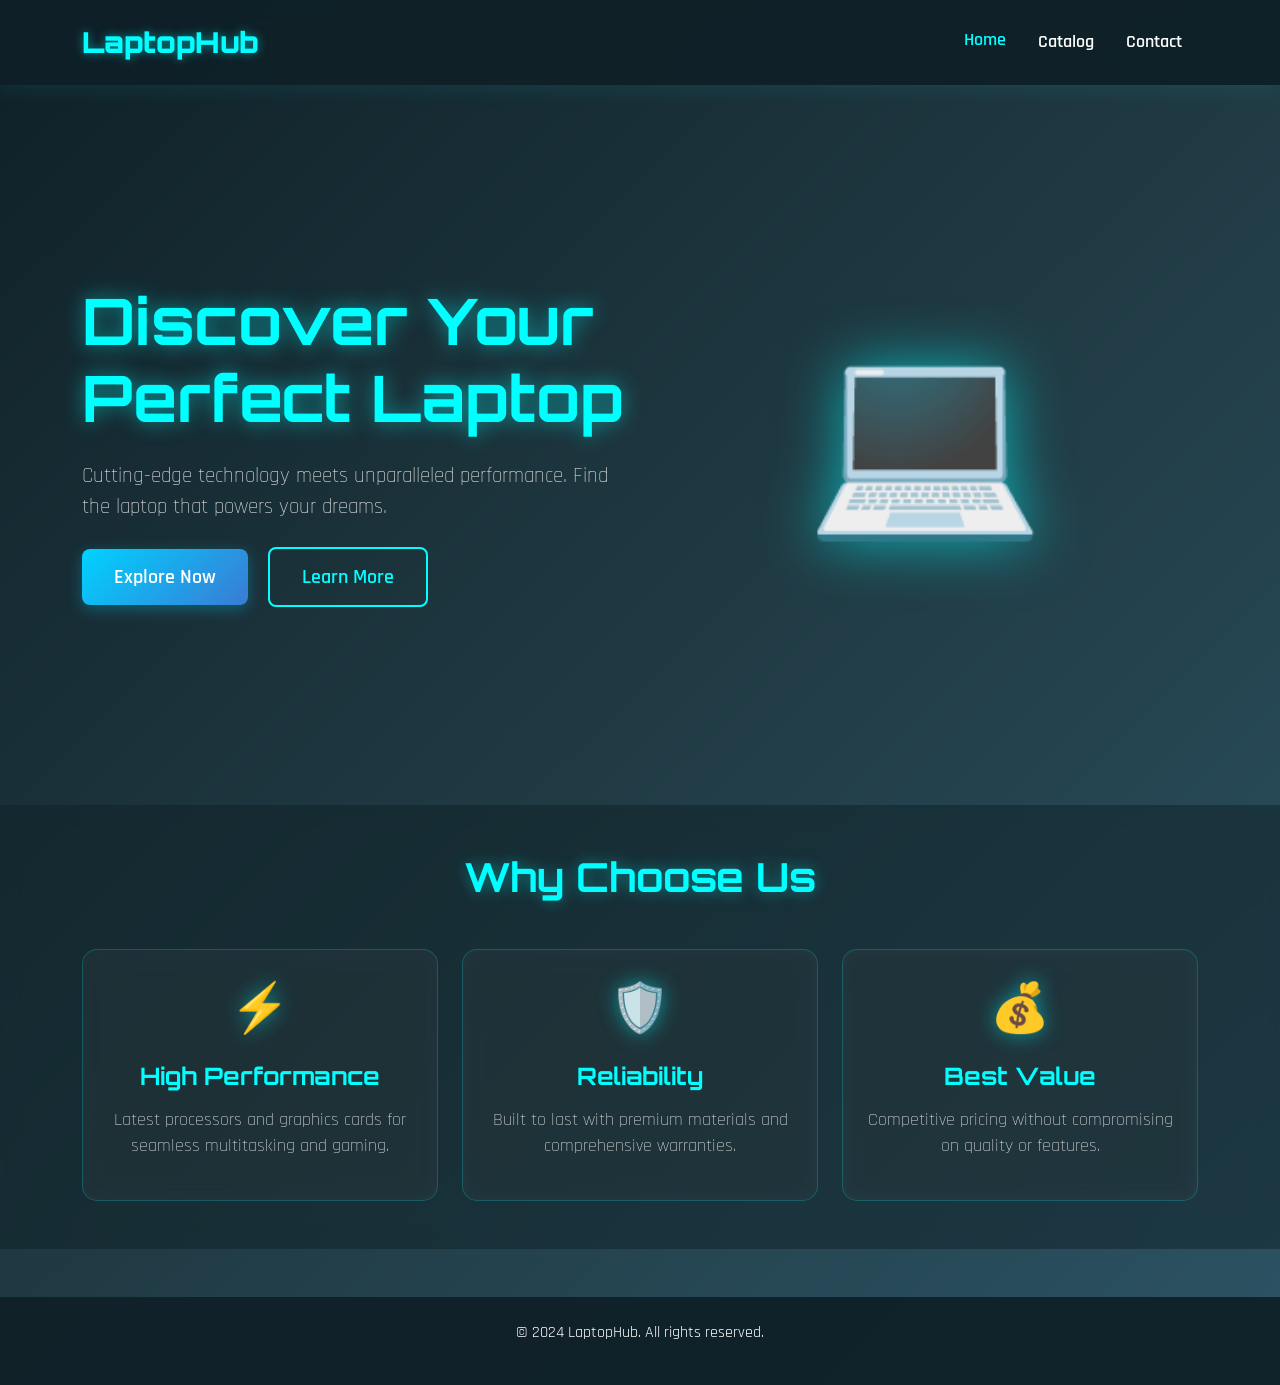
<file: index.html>
<!doctype html>
<html lang="en">
  <head>
    <meta charset="UTF-8" />
    <meta name="viewport" content="width=device-width, initial-scale=1.0" />
    <title>LaptopHub - Home</title>
    <link href="https://cdn.jsdelivr.net/npm/bootstrap@5.3.0/dist/css/bootstrap.min.css" rel="stylesheet">
    <link rel="stylesheet" href="/home.css" />
    <meta property="og:image" content="https://bolt.new/static/og_default.png">
    <meta name="twitter:card" content="summary_large_image">
    <meta name="twitter:image" content="https://bolt.new/static/og_default.png">
</head>
  <body>
    <nav class="navbar navbar-expand-lg navbar-dark">
      <div class="container">
        <a class="navbar-brand" href="/">LaptopHub</a>
        <button class="navbar-toggler" type="button" data-bs-toggle="collapse" data-bs-target="#navbarNav">
          <span class="navbar-toggler-icon"></span>
        </button>
        <div class="collapse navbar-collapse" id="navbarNav">
          <ul class="navbar-nav ms-auto">
            <li class="nav-item">
              <a class="nav-link active" href="/">Home</a>
            </li>
            <li class="nav-item">
              <a class="nav-link" href="/catalog.html">Catalog</a>
            </li>
            <li class="nav-item">
              <a class="nav-link" href="/contact.html">Contact</a>
            </li>
          </ul>
        </div>
      </div>
    </nav>

    <header class="hero-section">
      <div class="container">
        <div class="row align-items-center">
          <div class="col-lg-6">
            <h1 class="display-3 fw-bold mb-4">Discover Your Perfect Laptop</h1>
            <p class="lead mb-4">Cutting-edge technology meets unparalleled performance. Find the laptop that powers your dreams.</p>
            <button class="btn btn-primary btn-lg me-3" id="exploreBtn">Explore Now</button>
            <button class="btn btn-outline-light btn-lg">Learn More</button>
          </div>
          <div class="col-lg-6">
            <div class="laptop-animation">
              <div class="laptop-icon">💻</div>
            </div>
          </div>
        </div>
      </div>
    </header>

    <section class="features-section py-5">
      <div class="container">
        <h2 class="text-center mb-5">Why Choose Us</h2>
        <div class="row g-4">
          <div class="col-md-4">
            <div class="feature-card text-center p-4">
              <div class="feature-icon mb-3">⚡</div>
              <h3>High Performance</h3>
              <p>Latest processors and graphics cards for seamless multitasking and gaming.</p>
            </div>
          </div>
          <div class="col-md-4">
            <div class="feature-card text-center p-4">
              <div class="feature-icon mb-3">🛡️</div>
              <h3>Reliability</h3>
              <p>Built to last with premium materials and comprehensive warranties.</p>
            </div>
          </div>
          <div class="col-md-4">
            <div class="feature-card text-center p-4">
              <div class="feature-icon mb-3">💰</div>
              <h3>Best Value</h3>
              <p>Competitive pricing without compromising on quality or features.</p>
            </div>
          </div>
        </div>
      </div>
    </section>

    <footer class="py-4 text-center">
      <div class="container">
        <p>&copy; 2024 LaptopHub. All rights reserved.</p>
      </div>
    </footer>

    <script src="https://cdn.jsdelivr.net/npm/bootstrap@5.3.0/dist/js/bootstrap.bundle.min.js"></script>
    <script type="module" src="/home.js"></script>
  </body>
</html>
</file>
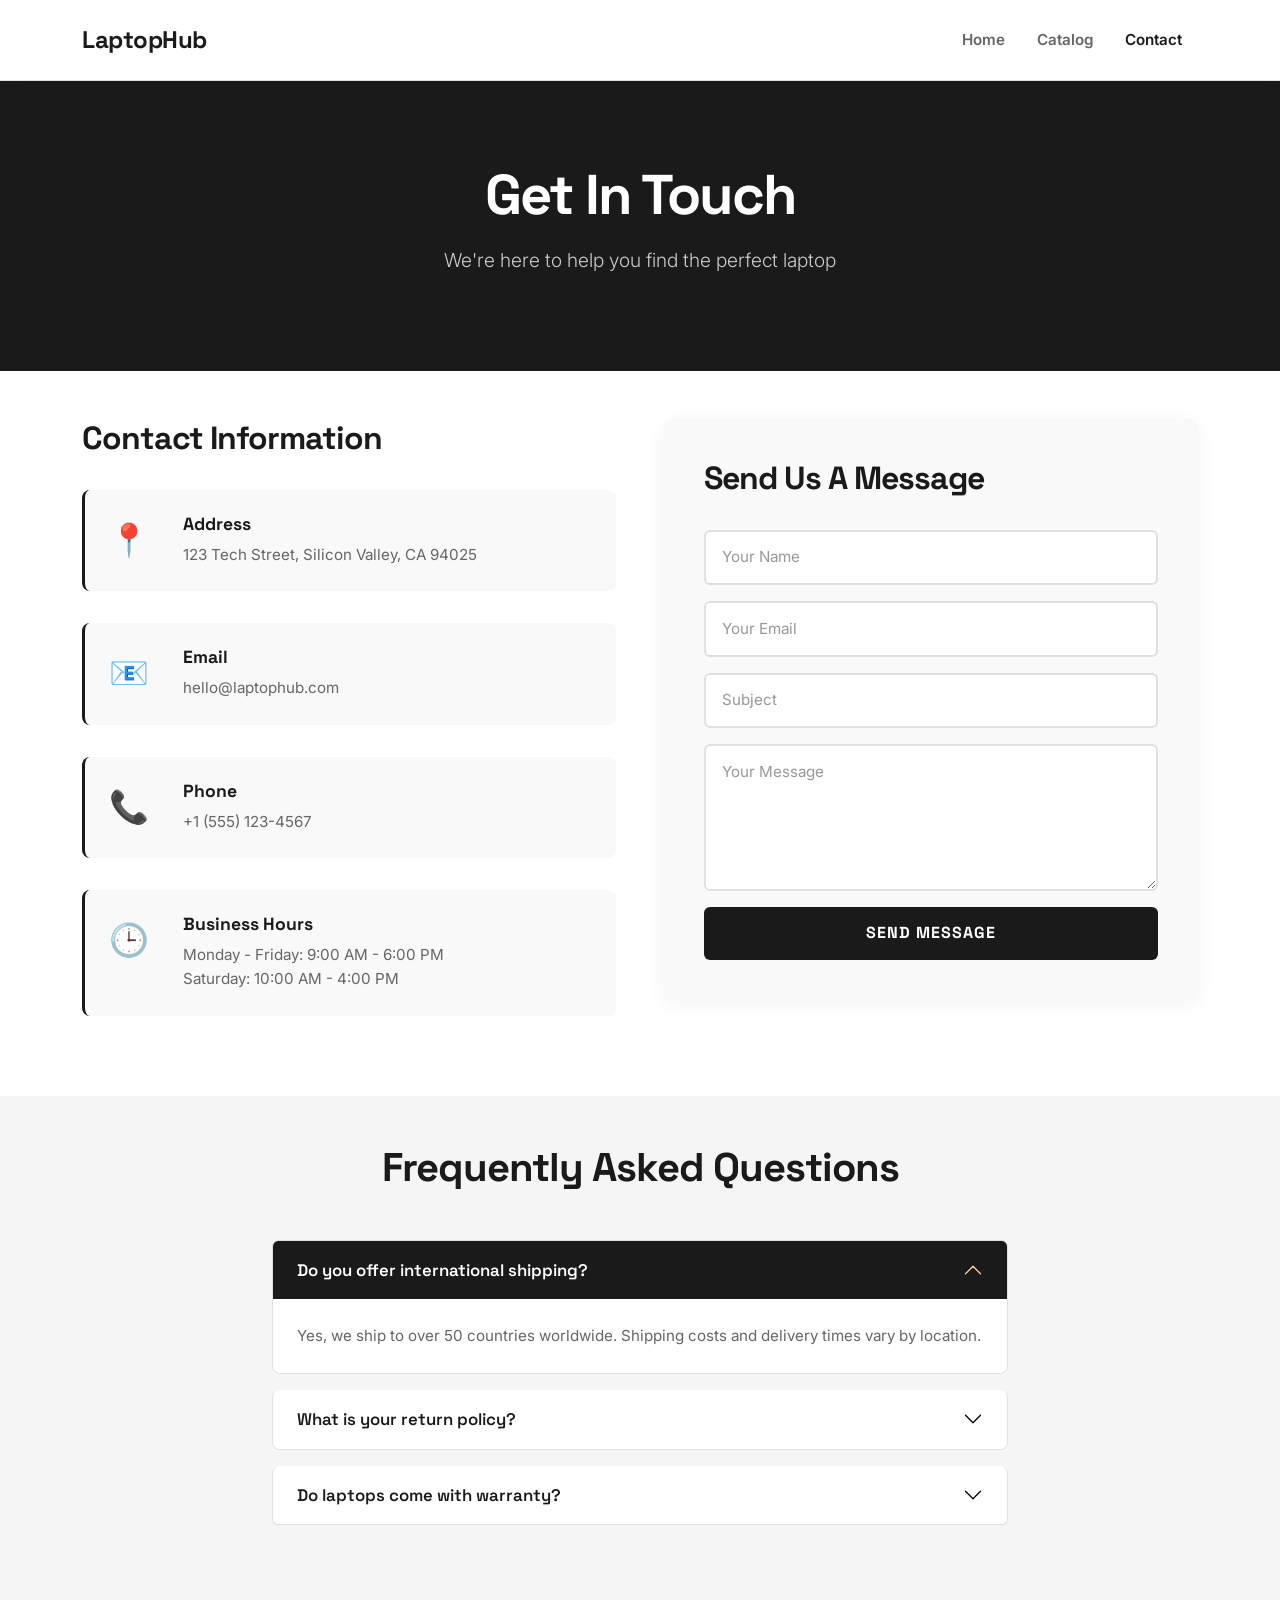
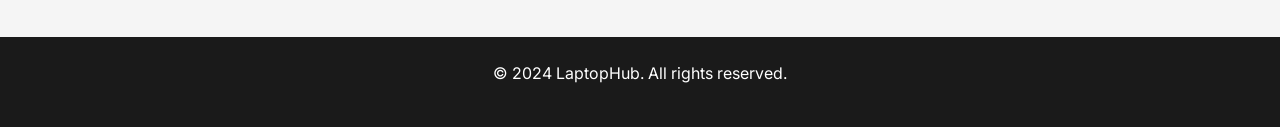
<file: contact.html>
<!doctype html>
<html lang="en">
  <head>
    <meta charset="UTF-8" />
    <meta name="viewport" content="width=device-width, initial-scale=1.0" />
    <title>LaptopHub - Contact</title>
    <link href="https://cdn.jsdelivr.net/npm/bootstrap@5.3.0/dist/css/bootstrap.min.css" rel="stylesheet">
    <link rel="stylesheet" href="/contact.css" />
  </head>
  <body>
    <nav class="navbar navbar-expand-lg navbar-light">
      <div class="container">
        <a class="navbar-brand" href="/">LaptopHub</a>
        <button class="navbar-toggler" type="button" data-bs-toggle="collapse" data-bs-target="#navbarNav">
          <span class="navbar-toggler-icon"></span>
        </button>
        <div class="collapse navbar-collapse" id="navbarNav">
          <ul class="navbar-nav ms-auto">
            <li class="nav-item">
              <a class="nav-link" href="/">Home</a>
            </li>
            <li class="nav-item">
              <a class="nav-link" href="/catalog.html">Catalog</a>
            </li>
            <li class="nav-item">
              <a class="nav-link active" href="/contact.html">Contact</a>
            </li>
          </ul>
        </div>
      </div>
    </nav>

    <section class="contact-hero">
      <div class="container">
        <h1>Get In Touch</h1>
        <p class="tagline">We're here to help you find the perfect laptop</p>
      </div>
    </section>

    <section class="contact-content py-5">
      <div class="container">
        <div class="row g-5">
          <div class="col-lg-6">
            <div class="contact-info">
              <h2>Contact Information</h2>
              <div class="info-item">
                <div class="info-icon">📍</div>
                <div class="info-text">
                  <h4>Address</h4>
                  <p>123 Tech Street, Silicon Valley, CA 94025</p>
                </div>
              </div>
              <div class="info-item">
                <div class="info-icon">📧</div>
                <div class="info-text">
                  <h4>Email</h4>
                  <p>hello@laptophub.com</p>
                </div>
              </div>
              <div class="info-item">
                <div class="info-icon">📞</div>
                <div class="info-text">
                  <h4>Phone</h4>
                  <p>+1 (555) 123-4567</p>
                </div>
              </div>
              <div class="info-item">
                <div class="info-icon">🕒</div>
                <div class="info-text">
                  <h4>Business Hours</h4>
                  <p>Monday - Friday: 9:00 AM - 6:00 PM</p>
                  <p>Saturday: 10:00 AM - 4:00 PM</p>
                </div>
              </div>
            </div>
          </div>

          <div class="col-lg-6">
            <div class="contact-form-wrapper">
              <h2>Send Us A Message</h2>
              <form id="contactForm" class="contact-form">
                <div class="mb-3">
                  <input type="text" class="form-control" id="name" placeholder="Your Name" required>
                </div>
                <div class="mb-3">
                  <input type="email" class="form-control" id="email" placeholder="Your Email" required>
                </div>
                <div class="mb-3">
                  <input type="text" class="form-control" id="subject" placeholder="Subject" required>
                </div>
                <div class="mb-3">
                  <textarea class="form-control" id="message" rows="5" placeholder="Your Message" required></textarea>
                </div>
                <button type="submit" class="btn btn-submit">Send Message</button>
              </form>
              <div id="formMessage" class="form-message"></div>
            </div>
          </div>
        </div>
      </div>
    </section>

    <section class="faq-section py-5">
      <div class="container">
        <h2 class="text-center mb-5">Frequently Asked Questions</h2>
        <div class="row justify-content-center">
          <div class="col-lg-8">
            <div class="accordion" id="faqAccordion">
              <div class="accordion-item">
                <h3 class="accordion-header">
                  <button class="accordion-button" type="button" data-bs-toggle="collapse" data-bs-target="#faq1">
                    Do you offer international shipping?
                  </button>
                </h3>
                <div id="faq1" class="accordion-collapse collapse show" data-bs-parent="#faqAccordion">
                  <div class="accordion-body">
                    Yes, we ship to over 50 countries worldwide. Shipping costs and delivery times vary by location.
                  </div>
                </div>
              </div>
              <div class="accordion-item">
                <h3 class="accordion-header">
                  <button class="accordion-button collapsed" type="button" data-bs-toggle="collapse" data-bs-target="#faq2">
                    What is your return policy?
                  </button>
                </h3>
                <div id="faq2" class="accordion-collapse collapse" data-bs-parent="#faqAccordion">
                  <div class="accordion-body">
                    We offer a 30-day return policy for all laptops. Items must be in original condition with all accessories.
                  </div>
                </div>
              </div>
              <div class="accordion-item">
                <h3 class="accordion-header">
                  <button class="accordion-button collapsed" type="button" data-bs-toggle="collapse" data-bs-target="#faq3">
                    Do laptops come with warranty?
                  </button>
                </h3>
                <div id="faq3" class="accordion-collapse collapse" data-bs-parent="#faqAccordion">
                  <div class="accordion-body">
                    All laptops include manufacturer warranty. Extended warranty options are available at checkout.
                  </div>
                </div>
              </div>
            </div>
          </div>
        </div>
      </div>
    </section>

    <footer class="py-4 text-center">
      <div class="container">
        <p>&copy; 2024 LaptopHub. All rights reserved.</p>
      </div>
    </footer>

    <script src="https://cdn.jsdelivr.net/npm/bootstrap@5.3.0/dist/js/bootstrap.bundle.min.js"></script>
    <script type="module" src="/contact.js"></script>
  </body>
</html>
</file>
<file: home.css>
@import url('https://fonts.googleapis.com/css2?family=Orbitron:wght@400;700;900&family=Rajdhani:wght@300;400;600&display=swap');

* {
  margin: 0;
  padding: 0;
  box-sizing: border-box;
}

body {
  font-family: 'Rajdhani', sans-serif;
  background: linear-gradient(135deg, #0f2027 0%, #203a43 50%, #2c5364 100%);
  color: #ffffff;
  min-height: 100vh;
}

.navbar {
  background-color: rgba(15, 32, 39, 0.95);
  backdrop-filter: blur(10px);
  padding: 1rem 0;
  box-shadow: 0 2px 20px rgba(0, 255, 255, 0.1);
}

.navbar-brand {
  font-family: 'Orbitron', sans-serif;
  font-weight: 900;
  font-size: 1.8rem;
  color: #00ffff !important;
  text-shadow: 0 0 10px rgba(0, 255, 255, 0.5);
}

.nav-link {
  font-weight: 600;
  font-size: 1.1rem;
  color: #ffffff !important;
  transition: all 0.3s ease;
  margin: 0 0.5rem;
}

.nav-link:hover, .nav-link.active {
  color: #00ffff !important;
  transform: translateY(-2px);
}

.hero-section {
  padding: 100px 0;
  min-height: 80vh;
  display: flex;
  align-items: center;
}

.hero-section h1 {
  font-family: 'Orbitron', sans-serif;
  font-weight: 900;
  color: #00ffff;
  text-shadow: 0 0 20px rgba(0, 255, 255, 0.5);
  animation: fadeInUp 1s ease;
}

.hero-section .lead {
  font-size: 1.3rem;
  color: #e0e0e0;
  font-weight: 300;
  animation: fadeInUp 1.2s ease;
}

.btn-primary {
  background: linear-gradient(135deg, #00d2ff 0%, #3a7bd5 100%);
  border: none;
  font-weight: 600;
  padding: 0.8rem 2rem;
  transition: all 0.3s ease;
  box-shadow: 0 4px 15px rgba(0, 210, 255, 0.3);
}

.btn-primary:hover {
  transform: translateY(-3px);
  box-shadow: 0 6px 25px rgba(0, 210, 255, 0.5);
}

.btn-outline-light {
  border: 2px solid #00ffff;
  color: #00ffff;
  font-weight: 600;
  padding: 0.8rem 2rem;
  transition: all 0.3s ease;
}

.btn-outline-light:hover {
  background-color: #00ffff;
  color: #0f2027;
  transform: translateY(-3px);
}

.laptop-animation {
  display: flex;
  justify-content: center;
  align-items: center;
  animation: float 3s ease-in-out infinite;
}

.laptop-icon {
  font-size: 12rem;
  filter: drop-shadow(0 0 30px rgba(0, 255, 255, 0.6));
  animation: pulse 2s ease-in-out infinite;
}

.features-section {
  background-color: rgba(15, 32, 39, 0.5);
  backdrop-filter: blur(10px);
}

.features-section h2 {
  font-family: 'Orbitron', sans-serif;
  font-weight: 700;
  font-size: 2.5rem;
  color: #00ffff;
  text-shadow: 0 0 15px rgba(0, 255, 255, 0.4);
}

.feature-card {
  background: rgba(255, 255, 255, 0.05);
  border-radius: 15px;
  border: 1px solid rgba(0, 255, 255, 0.2);
  transition: all 0.3s ease;
  backdrop-filter: blur(10px);
}

.feature-card:hover {
  transform: translateY(-10px);
  border-color: rgba(0, 255, 255, 0.6);
  box-shadow: 0 10px 30px rgba(0, 255, 255, 0.3);
}

.feature-icon {
  font-size: 3rem;
  filter: drop-shadow(0 0 10px rgba(0, 255, 255, 0.5));
}

.feature-card h3 {
  font-family: 'Orbitron', sans-serif;
  font-weight: 700;
  color: #00ffff;
  font-size: 1.5rem;
  margin-bottom: 1rem;
}

.feature-card p {
  color: #e0e0e0;
  font-size: 1.1rem;
  font-weight: 300;
}

footer {
  background-color: rgba(15, 32, 39, 0.95);
  color: #ffffff;
  margin-top: 3rem;
}

@keyframes fadeInUp {
  from {
    opacity: 0;
    transform: translateY(30px);
  }
  to {
    opacity: 1;
    transform: translateY(0);
  }
}

@keyframes float {
  0%, 100% {
    transform: translateY(0);
  }
  50% {
    transform: translateY(-20px);
  }
}

@keyframes pulse {
  0%, 100% {
    transform: scale(1);
  }
  50% {
    transform: scale(1.05);
  }
}

@media (max-width: 768px) {
  .laptop-icon {
    font-size: 6rem;
  }

  .hero-section h1 {
    font-size: 2rem;
  }

  .hero-section {
    padding: 50px 0;
  }
}
</file>
<file: contact.css>
@import url('https://fonts.googleapis.com/css2?family=Inter:wght@300;400;600;700;900&family=Space+Grotesk:wght@400;700&display=swap');

* {
  margin: 0;
  padding: 0;
  box-sizing: border-box;
}

body {
  font-family: 'Inter', sans-serif;
  background-color: #f5f5f5;
  color: #1a1a1a;
  min-height: 100vh;
  line-height: 1.6;
}

.navbar {
  background-color: #ffffff;
  padding: 1rem 0;
  box-shadow: 0 2px 10px rgba(0, 0, 0, 0.05);
  border-bottom: 1px solid #e0e0e0;
}

.navbar-brand {
  font-family: 'Space Grotesk', sans-serif;
  font-weight: 700;
  font-size: 1.5rem;
  color: #1a1a1a !important;
  letter-spacing: -0.5px;
}

.nav-link {
  font-weight: 600;
  font-size: 0.95rem;
  color: #666666 !important;
  transition: all 0.3s ease;
  margin: 0 0.5rem;
}

.nav-link:hover, .nav-link.active {
  color: #1a1a1a !important;
}

.contact-hero {
  background-color: #1a1a1a;
  color: #ffffff;
  padding: 80px 0;
  text-align: center;
}

.contact-hero h1 {
  font-family: 'Space Grotesk', sans-serif;
  font-weight: 900;
  font-size: 3.5rem;
  margin-bottom: 1rem;
  letter-spacing: -2px;
}

.contact-hero .tagline {
  font-size: 1.2rem;
  color: #cccccc;
  font-weight: 300;
}

.contact-content {
  background-color: #ffffff;
}

.contact-info h2, .contact-form-wrapper h2 {
  font-family: 'Space Grotesk', sans-serif;
  font-weight: 700;
  font-size: 2rem;
  margin-bottom: 2rem;
  color: #1a1a1a;
  letter-spacing: -1px;
}

.info-item {
  display: flex;
  align-items: flex-start;
  margin-bottom: 2rem;
  padding: 1.5rem;
  background-color: #f9f9f9;
  border-radius: 8px;
  border-left: 3px solid #1a1a1a;
  transition: all 0.3s ease;
}

.info-item:hover {
  background-color: #f0f0f0;
  transform: translateX(5px);
}

.info-icon {
  font-size: 2rem;
  margin-right: 1.5rem;
  min-width: 50px;
}

.info-text h4 {
  font-family: 'Space Grotesk', sans-serif;
  font-weight: 700;
  font-size: 1.1rem;
  margin-bottom: 0.5rem;
  color: #1a1a1a;
}

.info-text p {
  color: #666666;
  font-size: 0.95rem;
  margin: 0;
}

.contact-form-wrapper {
  background-color: #f9f9f9;
  padding: 2.5rem;
  border-radius: 8px;
  box-shadow: 0 4px 20px rgba(0, 0, 0, 0.05);
}

.contact-form .form-control {
  border: 2px solid #e0e0e0;
  padding: 0.9rem 1rem;
  font-size: 0.95rem;
  border-radius: 6px;
  font-family: 'Inter', sans-serif;
  transition: all 0.3s ease;
  background-color: #ffffff;
}

.contact-form .form-control:focus {
  border-color: #1a1a1a;
  box-shadow: 0 0 0 3px rgba(26, 26, 26, 0.1);
  outline: none;
}

.contact-form .form-control::placeholder {
  color: #999999;
}

.btn-submit {
  background-color: #1a1a1a;
  color: #ffffff;
  border: none;
  padding: 0.9rem 2.5rem;
  font-family: 'Space Grotesk', sans-serif;
  font-weight: 700;
  font-size: 1rem;
  border-radius: 6px;
  cursor: pointer;
  transition: all 0.3s ease;
  width: 100%;
  text-transform: uppercase;
  letter-spacing: 1px;
}

.btn-submit:hover {
  background-color: #333333;
  transform: translateY(-2px);
  box-shadow: 0 4px 15px rgba(0, 0, 0, 0.2);
}

.form-message {
  margin-top: 1rem;
  padding: 1rem;
  border-radius: 6px;
  font-weight: 600;
  text-align: center;
  display: none;
}

.form-message.success {
  background-color: #d4edda;
  color: #155724;
  border: 1px solid #c3e6cb;
  display: block;
}

.form-message.error {
  background-color: #f8d7da;
  color: #721c24;
  border: 1px solid #f5c6cb;
  display: block;
}

.faq-section {
  background-color: #f5f5f5;
}

.faq-section h2 {
  font-family: 'Space Grotesk', sans-serif;
  font-weight: 700;
  font-size: 2.5rem;
  color: #1a1a1a;
  letter-spacing: -1px;
}

.accordion-item {
  border: 1px solid #e0e0e0;
  margin-bottom: 1rem;
  border-radius: 8px;
  overflow: hidden;
  background-color: #ffffff;
}

.accordion-button {
  font-family: 'Space Grotesk', sans-serif;
  font-weight: 600;
  font-size: 1.05rem;
  color: #1a1a1a;
  background-color: #ffffff;
  padding: 1.2rem 1.5rem;
  border: none;
}

.accordion-button:not(.collapsed) {
  background-color: #1a1a1a;
  color: #ffffff;
  box-shadow: none;
}

.accordion-button:focus {
  box-shadow: none;
  border: none;
}

.accordion-button::after {
  filter: brightness(0);
}

.accordion-button:not(.collapsed)::after {
  filter: brightness(1) invert(1);
}

.accordion-body {
  padding: 1.5rem;
  color: #666666;
  font-size: 0.95rem;
  line-height: 1.7;
}

footer {
  background-color: #1a1a1a;
  color: #ffffff;
  margin-top: 3rem;
}

@media (max-width: 768px) {
  .contact-hero h1 {
    font-size: 2.5rem;
  }

  .contact-form-wrapper {
    padding: 1.5rem;
  }

  .info-item {
    padding: 1rem;
  }

  .info-icon {
    font-size: 1.5rem;
    min-width: 40px;
  }
}
</file>
